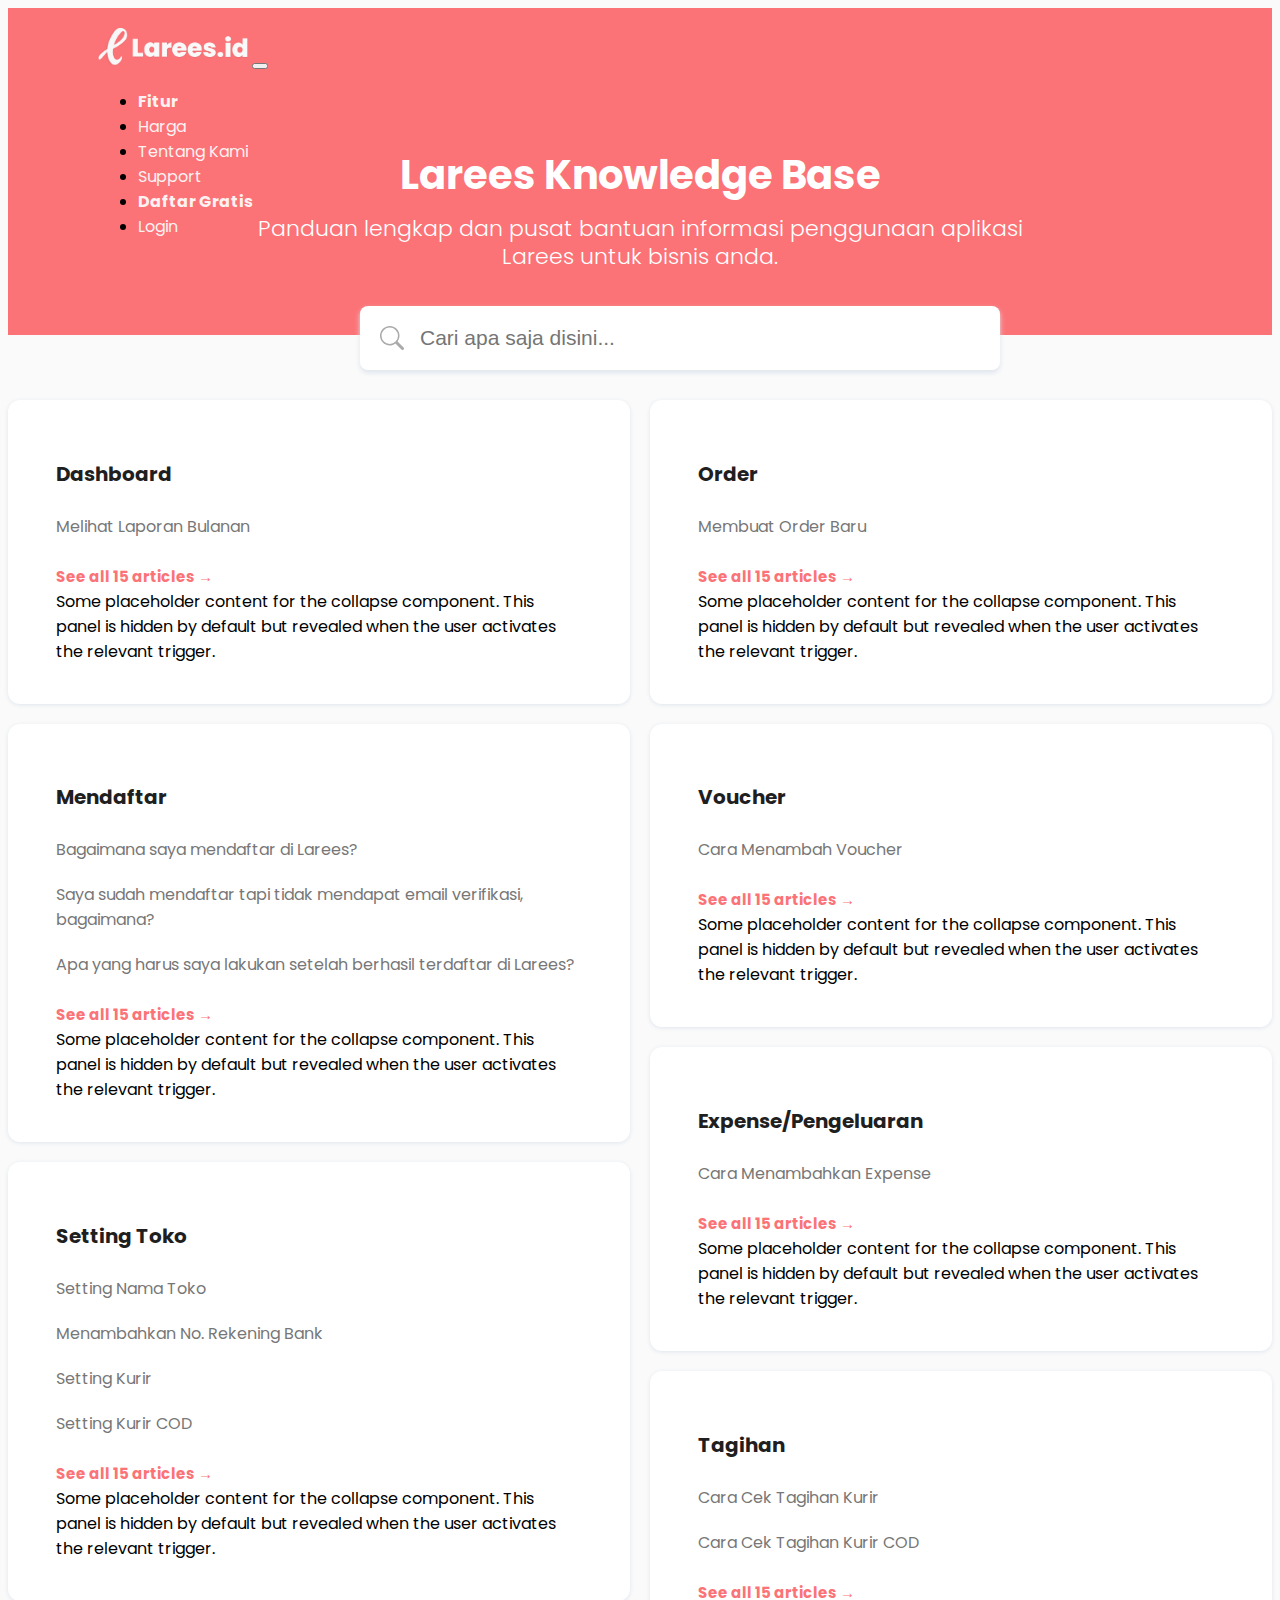
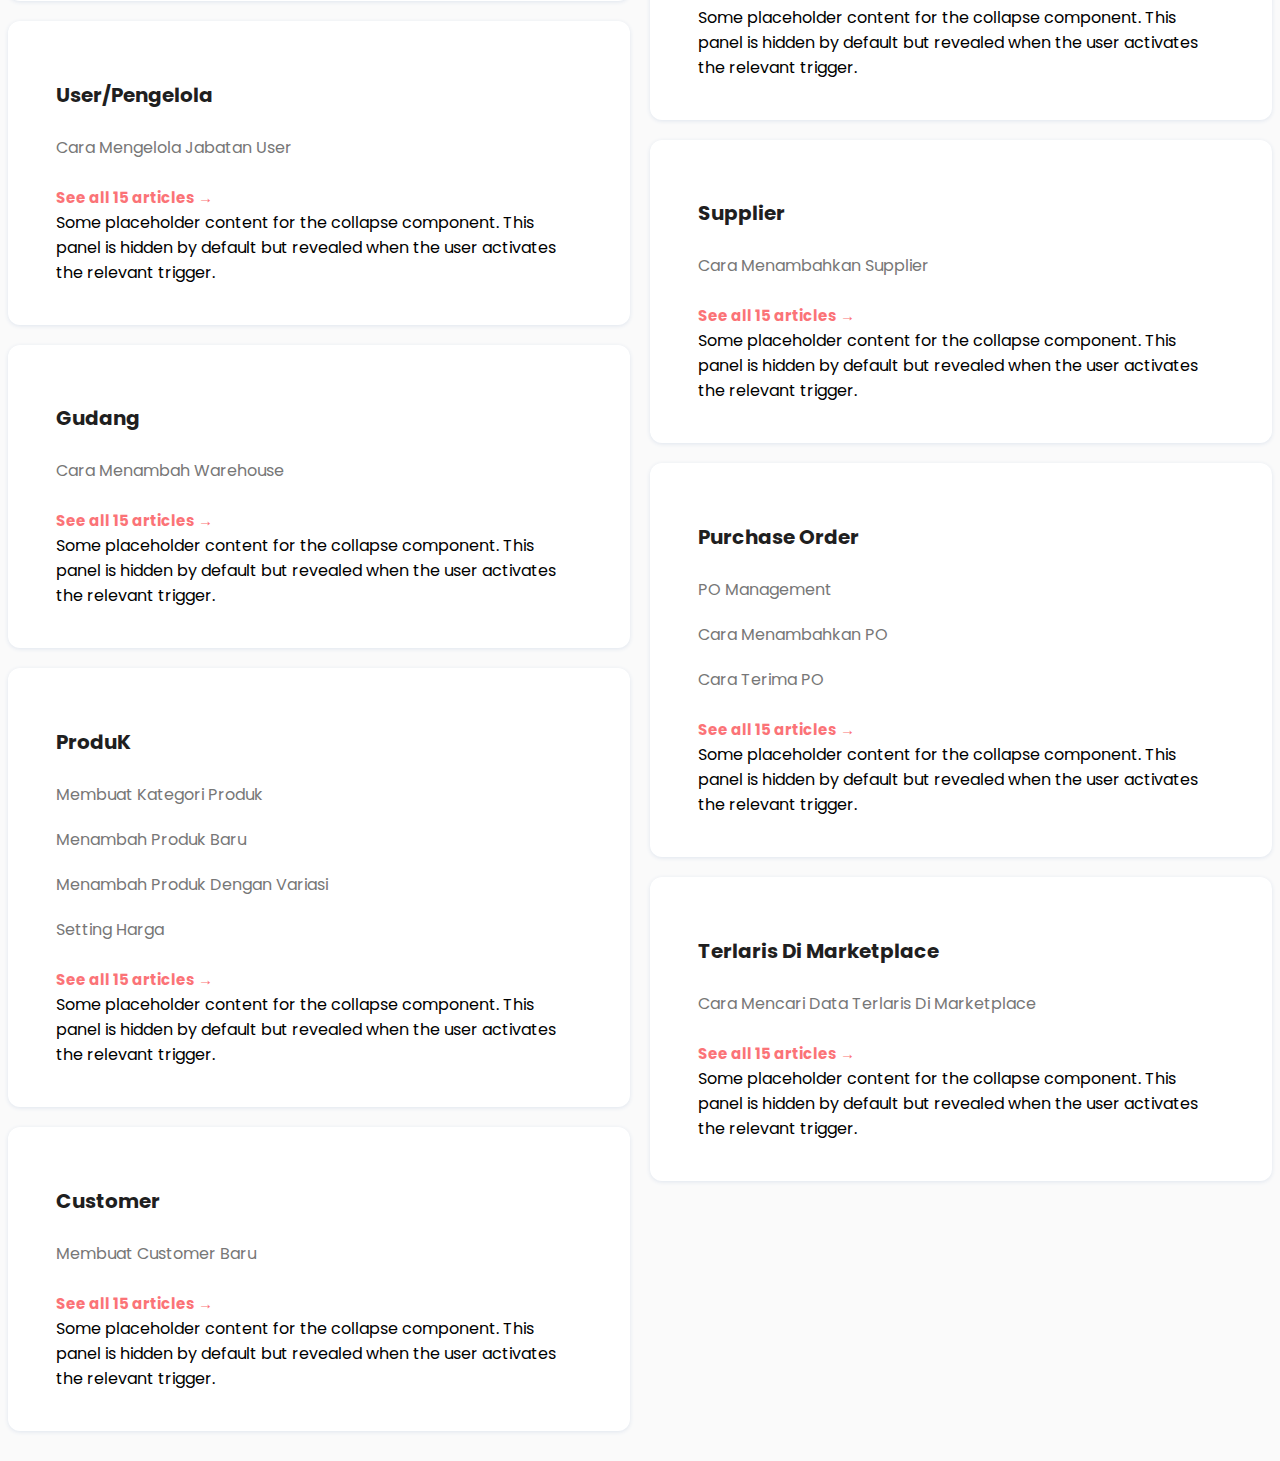
<file: index.html>
<!doctype html>
<html lang="en">

<head>
    <!-- Required meta tags -->
    <meta charset="utf-8">
    <meta name="viewport" content="width=device-width, initial-scale=1">

    <!-- Bootstrap CSS -->
    <link href="https://cdn.jsdelivr.net/npm/bootstrap@5.0.2/dist/css/bootstrap.min.css" rel="stylesheet"
        integrity="sha384-EVSTQN3/azprG1Anm3QDgpJLIm9Nao0Yz1ztcQTwFspd3yD65VohhpuuCOmLASjC" crossorigin="anonymous">
    <link rel="stylesheet" href="style.css">
    <link rel="icon" href="https://stg.larees.id/public/logo/favicon.png" type="image/x-icon">

    <!-- FONT POPPINS EMBET -->
    <!-- FONT POPPINS EMBET -->
    <link rel="preconnect" href="https://fonts.googleapis.com">
    <link rel="preconnect" href="https://fonts.gstatic.com" crossorigin>
    <link href="https://fonts.googleapis.com/css2?family=Poppins:wght@400;500;600;700;800&display=swap"
        rel="stylesheet">

    <title>Dokumentasi Larees</title>
</head>

<body>
    <section class="Lnavbar-section ">

        <nav class="navbar navbar-expand-lg navbar-light Lbg-light">
             <div class="container">
                  <a href="/">
                       <img width="150" alt="Larees.id" src="logowhite.png">
                  </a>
                  <button class="navbar-toggler" type="button" data-bs-toggle="collapse" data-bs-target="#navbarNavDropdown" aria-controls="navbarNavDropdown" aria-expanded="false" aria-label="Toggle navigation">
                       <span class="navbar-toggler-icon"></span>
                  </button>
                  <div class="collapse navbar-collapse" id="navbarNavDropdown">
                       <ul class="navbar-nav ms-auto">
                            <li class="nav-item">
                                 <a class="nav-link active" aria-current="page" href="#featureSection">Fitur</a>
                            </li>
                            <li class="nav-item">
                                 <a class="nav-link" href="#priceSection">Harga</a>
                            </li>
                            <li class="nav-item">
                                 <a class="nav-link" href="#">Tentang Kami</a>
                            </li>
                            <li class="nav-item">
                                 <a class="nav-link" href="#">Support</a>
                            </li>
                            <li class="nav-item">
                                 <a class="nav-link btn btn-Lprimary" href="https://larees.id/register">Daftar Gratis</a>
                            </li>
                            <li class="nav-item">
                                 <a class="nav-link" href="https://larees.id/login">Login</a>
                            </li>
      
                       </ul>
                  </div>
             </div>
        </nav>
      </section>
    <section class="site-title no-image">
        <div class="container">
            <div class="hero-content">
                <h1 class="site-name">Larees Knowledge Base</h1>
                <h2 class="site-description">Panduan lengkap dan pusat bantuan informasi penggunaan aplikasi Larees
                    untuk bisnis anda.</h2>
            </div>

            <div class="hero-search">
                <div class="search">
                    <form class="search-form" onsubmit="return false">
                        <svg xmlns="http://www.w3.org/2000/svg" width="24" height="24" fill="#aaa" class="bi bi-search"
                            viewBox="0 0 16 16">
                            <path
                                d="M11.742 10.344a6.5 6.5 0 1 0-1.397 1.398h-.001c.03.04.062.078.098.115l3.85 3.85a1 1 0 0 0 1.415-1.414l-3.85-3.85a1.007 1.007 0 0 0-.115-.1zM12 6.5a5.5 5.5 0 1 1-11 0 5.5 5.5 0 0 1 11 0z" />
                        </svg>
                        <input type="text" class="search-input" id="search-input" placeholder="Cari apa saja disini...">
                        <div class="search-results" id="search-result"></div>
                    </form>

                </div>
            </div>
        </div>
    </section>
    <main id="site-main" class="container">

        <div class="tag-list">

            <article class="tag-card">
                <div class="tag-card-inner">
                    <h3 class="tag-card-title"><a href="detail-doc.html">Dashboard</a></h3>

                    <div class="tag-card-content">
                        <ul>
                            <li><a href="index.html">Melihat Laporan Bulanan</a></li>

                        </ul>
                    </div>

                    <a class="tag-card-read-more" data-bs-toggle="collapse" href="#collapseExample1" role="button"
                        aria-expanded="false" aria-controls="collapseExample1">
                        See all 15 articles →
                    </a>
                    <div class="collapse mt-3" id="collapseExample1">
                        <div class="card card-body">
                            Some placeholder content for the collapse component. This panel is hidden by default but
                            revealed when the user activates the relevant trigger.
                        </div>
                    </div>
                </div>
            </article>
            
            <article class="tag-card">
                <div class="tag-card-inner">
                    <h3 class="tag-card-title"><a href="detail-doc.html">Mendaftar</a></h3>

                    <div class="tag-card-content">
                        <ul>

                            <li><a href="index.html">Bagaimana saya mendaftar di Larees?</a></li>
                            <li><a href="index.html">Saya sudah mendaftar tapi tidak mendapat email verifikasi,
                                    bagaimana?</a></li>
                            <li><a href="index.html">Apa yang harus saya lakukan setelah berhasil terdaftar di
                                    Larees?</a></li>

                        </ul>
                    </div>

                    <a class="tag-card-read-more" data-bs-toggle="collapse" href="#collapseExample2" role="button"
                        aria-expanded="false" aria-controls="collapseExample2">
                        See all 15 articles →
                    </a>
                    <div class="collapse mt-3" id="collapseExample2">
                        <div class="card card-body">
                            Some placeholder content for the collapse component. This panel is hidden by default but
                            revealed when the user activates the relevant trigger.
                        </div>
                    </div>
                </div>
            </article>

            <article class="tag-card">
                <div class="tag-card-inner">
                    <h3 class="tag-card-title"><a href="detail-doc.html">Setting Toko</a></h3>

                    <div class="tag-card-content">
                        <ul>
                            <li><a href="index.html"> Setting Nama Toko </a></li>
                            <li><a href="index.html"> Menambahkan No. Rekening Bank </a></li>
                            <li><a href="index.html"> Setting Kurir </a></li>
                            <li><a href="index.html"> Setting Kurir COD </a></li>

                        </ul>
                    </div>

                    <a class="tag-card-read-more" data-bs-toggle="collapse" href="#collapseExample3" role="button"
                        aria-expanded="false" aria-controls="collapseExample3">
                        See all 15 articles →
                    </a>
                    <div class="collapse mt-3" id="collapseExample3">
                        <div class="card card-body">
                            Some placeholder content for the collapse component. This panel is hidden by default but
                            revealed when the user activates the relevant trigger.
                        </div>
                    </div>
                </div>
            </article>

            <article class="tag-card">
                <div class="tag-card-inner">
                    <h3 class="tag-card-title"><a href="detail-doc.html">User/Pengelola
                        </a></h3>

                    <div class="tag-card-content">
                        <ul>
                            <li><a href="index.html"> Cara Mengelola Jabatan User </a></li>
                            <!-- <li><a href="index.html">Penting Mengatur Informasi Toko</a></li>
                            <li><a href="index.html">Penting Mengatur Informasi Toko Online</a></li>
                            <li><a href="index.html">Mengaktifkan Kurir </a></li>
                            <li><a href="index.html">Mengaktifkan Kurir COD</a></li>
                            <li><a href="index.html">Mengatur Bank</a></li> -->
                        </ul>
                    </div>

                    <a class="tag-card-read-more" data-bs-toggle="collapse" href="#collapseExample4" role="button"
                        aria-expanded="false" aria-controls="collapseExample4">
                        See all 15 articles →
                    </a>
                    <div class="collapse mt-3" id="collapseExample4">
                        <div class="card card-body">
                            Some placeholder content for the collapse component. This panel is hidden by default but
                            revealed when the user activates the relevant trigger.
                        </div>
                    </div>
                </div>
            </article>

            <article class="tag-card">
                <div class="tag-card-inner">
                    <h3 class="tag-card-title"><a href="detail-doc.html">Gudang</a></h3>

                    <div class="tag-card-content">
                        <ul>
                            <li><a href="index.html">Cara Menambah Warehouse</a></li>

                        </ul>
                    </div>

                    <a class="tag-card-read-more" data-bs-toggle="collapse" href="#collapseExample5" role="button"
                        aria-expanded="false" aria-controls="collapseExample5">
                        See all 15 articles →
                    </a>
                    <div class="collapse mt-3" id="collapseExample5">
                        <div class="card card-body">
                            Some placeholder content for the collapse component. This panel is hidden by default but
                            revealed when the user activates the relevant trigger.
                        </div>
                    </div>
                </div>
            </article>

            <article class="tag-card">
                <div class="tag-card-inner">
                    <h3 class="tag-card-title"><a href="detail-doc.html">ProduK</a></h3>

                    <div class="tag-card-content">
                        <ul>

                            <li><a href="index.html">Membuat Kategori Produk</a></li>
                            <li><a href="index.html">Menambah Produk Baru</a></li>
                            <li><a href="index.html">Menambah Produk Dengan Variasi</a></li>
                            <li><a href="index.html">Setting Harga</a></li>
                        </ul>
                    </div>

                    <a class="tag-card-read-more" data-bs-toggle="collapse" href="#collapseExample6" role="button"
                        aria-expanded="false" aria-controls="collapseExample6">
                        See all 15 articles →
                    </a>
                    <div class="collapse mt-3" id="collapseExample6">
                        <div class="card card-body">
                            Some placeholder content for the collapse component. This panel is hidden by default but
                            revealed when the user activates the relevant trigger.
                        </div>
                    </div>
                </div>
            </article>

            <article class="tag-card">
                <div class="tag-card-inner">
                    <h3 class="tag-card-title"><a href="detail-doc.html">Customer</a></h3>

                    <div class="tag-card-content">
                        <ul>

                            <li><a href="index.html">Membuat Customer Baru</a></li>
                        </ul>
                    </div>

                    <a class="tag-card-read-more" data-bs-toggle="collapse" href="#collapseExample7" role="button"
                        aria-expanded="false" aria-controls="collapseExample7">
                        See all 15 articles →
                    </a>
                    <div class="collapse mt-3" id="collapseExample7">
                        <div class="card card-body">
                            Some placeholder content for the collapse component. This panel is hidden by default but
                            revealed when the user activates the relevant trigger.
                        </div>
                    </div>
                </div>
            </article>

            <article class="tag-card">
                <div class="tag-card-inner">
                    <h3 class="tag-card-title"><a href="detail-doc.html">Order</a></h3>

                    <div class="tag-card-content">
                        <ul>
                            <li><a href="index.html">Membuat Order Baru</a></li>
                        </ul>
                    </div>

                    <a class="tag-card-read-more" data-bs-toggle="collapse" href="#collapseExample8" role="button"
                        aria-expanded="false" aria-controls="collapseExample8">
                        See all 15 articles →
                    </a>
                    <div class="collapse mt-3" id="collapseExample8">
                        <div class="card card-body">
                            Some placeholder content for the collapse component. This panel is hidden by default but
                            revealed when the user activates the relevant trigger.
                        </div>
                    </div>
                </div>
            </article>

            <article class="tag-card">
                <div class="tag-card-inner">
                    <h3 class="tag-card-title"><a href="detail-doc.html">Voucher</a></h3>

                    <div class="tag-card-content">
                        <ul>
                            <li><a href="index.html">Cara Menambah Voucher</a></li>
                        </ul>
                    </div>

                    <a class="tag-card-read-more" data-bs-toggle="collapse" href="#collapseExample9" role="button"
                        aria-expanded="false" aria-controls="collapseExample9">
                        See all 15 articles →
                    </a>
                    <div class="collapse mt-3" id="collapseExample9">
                        <div class="card card-body">
                            Some placeholder content for the collapse component. This panel is hidden by default but
                            revealed when the user activates the relevant trigger.
                        </div>
                    </div>
                </div>
            </article>

            <article class="tag-card">
                <div class="tag-card-inner">
                    <h3 class="tag-card-title"><a href="detail-doc.html">Expense/Pengeluaran</a></h3>

                    <div class="tag-card-content">
                        <ul>
                            <li><a href="index.html">Cara Menambahkan Expense</a></li>
                        </ul>
                    </div>

                    <a class="tag-card-read-more" data-bs-toggle="collapse" href="#collapseExample10" role="button"
                        aria-expanded="false" aria-controls="collapseExample10">
                        See all 15 articles →
                    </a>
                    <div class="collapse mt-3" id="collapseExample10">
                        <div class="card card-body">
                            Some placeholder content for the collapse component. This panel is hidden by default but
                            revealed when the user activates the relevant trigger.
                        </div>
                    </div>
                </div>
            </article>

            <article class="tag-card">
                <div class="tag-card-inner">
                    <h3 class="tag-card-title"><a href="detail-doc.html">Tagihan</a></h3>

                    <div class="tag-card-content">
                        <ul>
                            <li><a href="index.html">Cara Cek Tagihan Kurir</a></li>
                            <li><a href="index.html">Cara Cek Tagihan Kurir COD</a></li>
                        </ul>
                    </div>

                    <a class="tag-card-read-more" data-bs-toggle="collapse" href="#collapseExample11" role="button"
                        aria-expanded="false" aria-controls="collapseExample11">
                        See all 15 articles →
                    </a>
                    <div class="collapse mt-3" id="collapseExample11">
                        <div class="card card-body">
                            Some placeholder content for the collapse component. This panel is hidden by default but
                            revealed when the user activates the relevant trigger.
                        </div>
                    </div>
                </div>
            </article>

            <article class="tag-card">
                <div class="tag-card-inner">
                    <h3 class="tag-card-title"><a href="detail-doc.html">Supplier</a></h3>

                    <div class="tag-card-content">
                        <ul>
                            <li><a href="index.html">Cara Menambahkan Supplier</a></li>
                        </ul>
                    </div>

                    <a class="tag-card-read-more" data-bs-toggle="collapse" href="#collapseExample12" role="button"
                        aria-expanded="false" aria-controls="collapseExample12">
                        See all 15 articles →
                    </a>
                    <div class="collapse mt-3" id="collapseExample12">
                        <div class="card card-body">
                            Some placeholder content for the collapse component. This panel is hidden by default but
                            revealed when the user activates the relevant trigger.
                        </div>
                    </div>
                </div>
            </article>

            <article class="tag-card">
                <div class="tag-card-inner">
                    <h3 class="tag-card-title"><a href="detail-doc.html">Purchase Order</a></h3>

                    <div class="tag-card-content">
                        <ul>
                            <li><a href="index.html">PO Management</a></li>
                            <li><a href="index.html">Cara Menambahkan PO</a></li>
                            <li><a href="index.html">Cara Terima PO</a></li>
                        </ul>
                    </div>

                    <a class="tag-card-read-more" data-bs-toggle="collapse" href="#collapseExample13" role="button"
                        aria-expanded="false" aria-controls="collapseExample13">
                        See all 15 articles →
                    </a>
                    <div class="collapse mt-3" id="collapseExample13">
                        <div class="card card-body">
                            Some placeholder content for the collapse component. This panel is hidden by default but
                            revealed when the user activates the relevant trigger.
                        </div>
                    </div>
                </div>
            </article>

            <article class="tag-card">
                <div class="tag-card-inner">
                    <h3 class="tag-card-title"><a href="detail-doc.html">Terlaris Di Marketplace</a></h3>

                    <div class="tag-card-content">
                        <ul>
                            <li><a href="index.html">Cara Mencari Data Terlaris Di Marketplace</a></li>
                        </ul>
                    </div>

                    <a class="tag-card-read-more" data-bs-toggle="collapse" href="#collapseExample14" role="button"
                        aria-expanded="false" aria-controls="collapseExample14">
                        See all 15 articles →
                    </a>
                    <div class="collapse mt-3" id="collapseExample14">
                        <div class="card card-body">
                            Some placeholder content for the collapse component. This panel is hidden by default but
                            revealed when the user activates the relevant trigger.
                        </div>
                    </div>
                </div>
            </article>



        </div>
    </main>

    <script src="https://cdn.jsdelivr.net/npm/bootstrap@5.0.2/dist/js/bootstrap.bundle.min.js"
        integrity="sha384-MrcW6ZMFYlzcLA8Nl+NtUVF0sA7MsXsP1UyJoMp4YLEuNSfAP+JcXn/tWtIaxVXM"
        crossorigin="anonymous"></script>

</body>

</html>
</file>
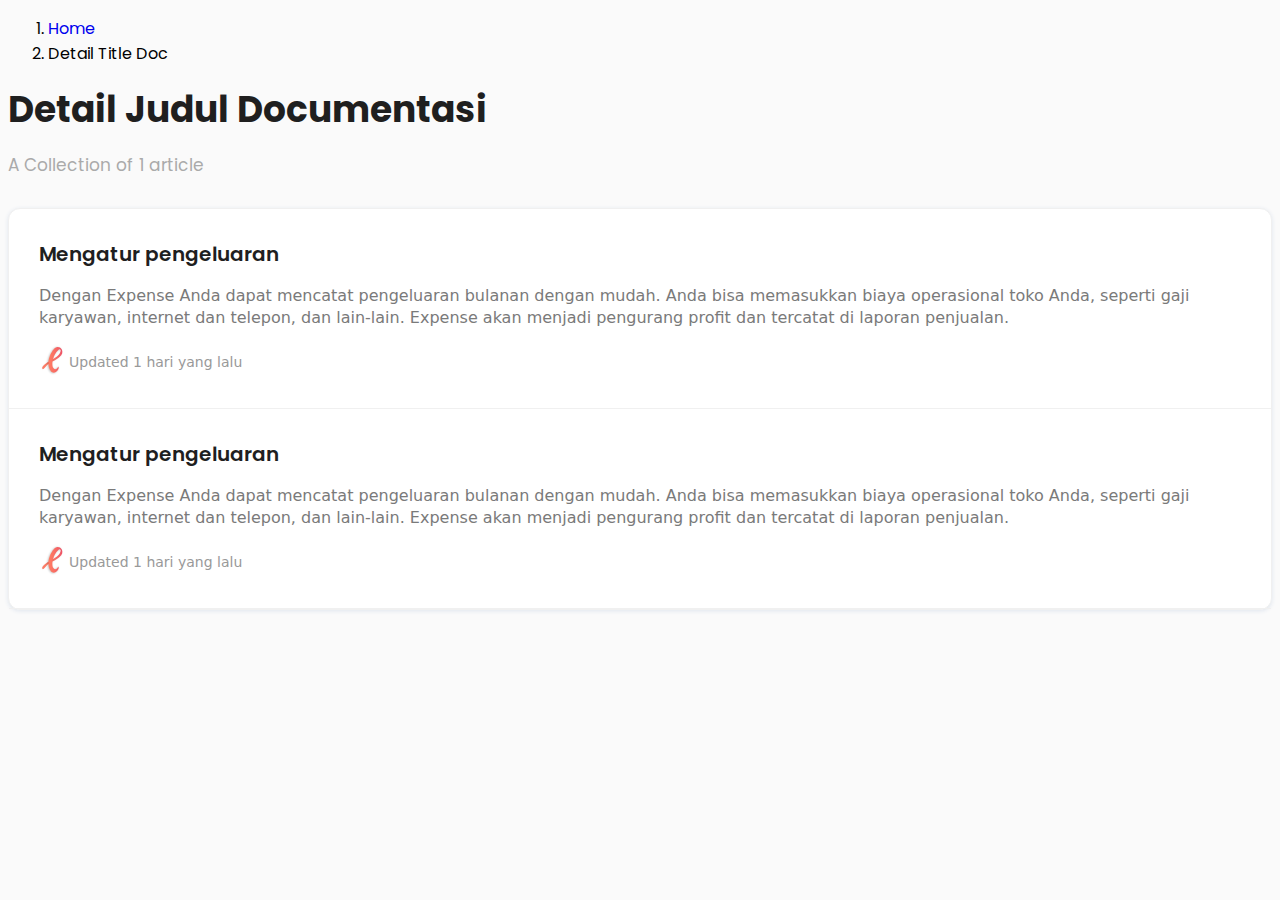
<file: detail-doc.html>
<!doctype html>
<html lang="en">

<head>

    <meta charset="utf-8">
    <meta name="viewport" content="width=device-width, initial-scale=1">


    <link rel="icon" href="https://stg.larees.id/public/logo/favicon.png" type="image/x-icon">
    <link href="https://cdn.jsdelivr.net/npm/bootstrap@5.0.2/dist/css/bootstrap.min.css" rel="stylesheet"
        integrity="sha384-EVSTQN3/azprG1Anm3QDgpJLIm9Nao0Yz1ztcQTwFspd3yD65VohhpuuCOmLASjC" crossorigin="anonymous">
    <link rel="stylesheet" href="style.css">
    <!-- FONT POPPINS EMBET -->
    <link rel="preconnect" href="https://fonts.googleapis.com">
    <link rel="preconnect" href="https://fonts.gstatic.com" crossorigin>
    <link href="https://fonts.googleapis.com/css2?family=Poppins:wght@400;500;600;700;800&display=swap"
        rel="stylesheet">

    <title>Dokumentasi Larees</title>
</head>

<body>


    <main class="mt-5 detail-doc">
        <div class="container">
            <nav aria-label="breadcrumb">
                <ol class="breadcrumb">
                    <li class="breadcrumb-item"><a href="#">Home</a></li>
                    <li class="breadcrumb-item active" aria-current="page">Detail Title Doc</li>
                </ol>
            </nav>
            <div class="header-doc-title">
                <h1>Detail Judul Documentasi</h1>
                <h2>A Collection of 1 article</h2>

            </div>


            <div class="list-content-doc">
                <article class="post-card post-access-public">
                    <a href="index.html" class="post-card-link">
                        <header class="post-card-header">
                            <h3 class="post-card-title">Mengatur pengeluaran</h3>
                        </header>

                        <div class="post-card-content">
                            <p>Dengan Expense Anda dapat mencatat pengeluaran bulanan dengan mudah. Anda bisa memasukkan
                                biaya operasional toko Anda, seperti gaji karyawan, internet dan telepon, dan lain-lain.
                                Expense akan menjadi pengurang profit dan tercatat di laporan penjualan.</p>
                        </div>

                        <footer class="post-card-footer post-meta">
                            <ul class="author-list">
                                <li class="author-list-item ">
                                    <div class="static-avatar">
                                        <img class="author-profile-image" src="favicon.png" alt="Larees">
                                    </div>
                                </li>
                            </ul>
                            <span class="reading-time">Updated <time class="post-full-meta-date" datetime="2023-01-02">1
                                    hari yang lalu</time></span>
                        </footer>
                    </a>
                </article>
                <article class="post-card post-access-public">
                    <a href="index.html" class="post-card-link">
                        <header class="post-card-header">
                            <h3 class="post-card-title">Mengatur pengeluaran</h3>
                        </header>

                        <div class="post-card-content">
                            <p>Dengan Expense Anda dapat mencatat pengeluaran bulanan dengan mudah. Anda bisa memasukkan
                                biaya operasional toko Anda, seperti gaji karyawan, internet dan telepon, dan lain-lain.
                                Expense akan menjadi pengurang profit dan tercatat di laporan penjualan.</p>
                        </div>

                        <footer class="post-card-footer post-meta">
                            <ul class="author-list">
                                <li class="author-list-item ">
                                    <div class="static-avatar">
                                        <img class="author-profile-image" src="favicon.png" alt="Larees">
                                    </div>
                                </li>
                            </ul>
                            <span class="reading-time">Updated <time class="post-full-meta-date" datetime="2023-01-02">1
                                    hari yang lalu</time></span>
                        </footer>
                    </a>
                </article>
            </div>
        </div>
    </main>


    <script src="https://cdn.jsdelivr.net/npm/bootstrap@5.0.2/dist/js/bootstrap.bundle.min.js"
        integrity="sha384-MrcW6ZMFYlzcLA8Nl+NtUVF0sA7MsXsP1UyJoMp4YLEuNSfAP+JcXn/tWtIaxVXM"
        crossorigin="anonymous"></script>


</body>

</html>
</file>
<file: style.css>
body {
  background-color: #fafafa;
  font-family: "Poppins", sans-serif;
}

a {
  text-decoration: none;
}
a:hover {
  text-decoration: underline;
}

.site-title {
  background-color: #FB7377;
  color: white;
}
.site-title .hero-content {
  text-align: center;
  color: #fff;
  z-index: 1;
  position: relative;
  margin: 0 auto;
  padding: 110px 0 0 0;
  margin-bottom: 20px;
}
.site-title .site-name {
  font-size: 40px;
  margin-bottom: 0;
  font-weight: 700;
  -webkit-animation-delay: 250ms;
  animation-delay: 250ms;
}
.site-title .site-description {
  margin: 10px auto 0 auto;
  max-width: 768px;
  font-size: 22px;
  font-weight: 300;
  line-height: 28px;
  -webkit-animation-delay: 350ms;
  animation-delay: 350ms;
}
.site-title .hero-search {
  z-index: 1;
  position: relative;
  margin-top: -20px;
  top: 35px;
  margin-bottom: 30px;
}
.site-title .hero-search .search {
  flex: 1 0 auto;
  max-width: 560px;
  width: 100%;
  margin: 0 auto;
  position: relative;
}
.site-title .hero-search .search-form {
  position: relative;
}
.site-title .hero-search svg {
  position: absolute;
  top: 50%;
  left: 20px;
  transition: color 0.3s ease;
  transform: translateY(-50%);
}
.site-title .hero-search .search-input {
  font-size: 21px;
  font-weight: 400;
  display: block;
  width: 100%;
  padding: 20px 20px 20px 60px;
  color: #333;
  border: none;
  outline: 0;
  flex: 0 0 100%;
  background: #fff;
  box-shadow: 0 3px 5px 0 #dfe5ee;
  border-radius: 8px;
}
.site-title .hero-search .search-result {
  position: absolute;
  max-width: 560px;
  width: 100%;
  top: 75px;
  background: #fff;
  box-shadow: 0 2px 24px 5px #dfe5ee;
  border-radius: 6px;
  display: none;
}

#site-main {
  margin-top: 65px;
  margin-bottom: 30px;
  flex-grow: 1;
}
#site-main .tag-list {
  -moz-column-count: 2;
  column-count: 2;
  -moz-column-gap: 20px;
  column-gap: 20px;
}
#site-main .tag-list .tag-card {
  -moz-column-break-inside: avoid;
  break-inside: avoid;
  margin-bottom: 2px;
  height: calc(100% - 2px);
}
#site-main .tag-list .tag-card ul {
  list-style: none;
  margin: 0 0 25px 0;
  padding: 0;
}
#site-main .tag-list .tag-card ul li {
  margin-bottom: 20px;
}
#site-main .tag-list .tag-card ul li a {
  font-size: 16px;
  color: #777;
  position: relative;
}
#site-main .tag-list .tag-card .tag-card-inner {
  box-shadow: 0 1px 4px 0 #dfe5ee;
  background-color: #fff;
  padding: 40px 48px;
  margin: 0 0 20px 0;
  border-radius: 12px;
}
#site-main .tag-list .tag-card .tag-card-inner .tag-card-title {
  margin-bottom: 25px;
}
#site-main .tag-list .tag-card .tag-card-inner .tag-card-title a {
  font-size: 20px;
  color: #1f1f1f;
}
#site-main .tag-list .tag-card .tag-card-read-more {
  color: #FB7377;
  font-size: 15px;
  font-weight: 700;
}

main.detail-doc .header-doc-title {
  margin-bottom: 30px;
}
main.detail-doc .header-doc-title h1 {
  font-size: 36px;
  color: #1f1f1f;
  margin: 0 0 15px 0;
}
main.detail-doc .header-doc-title h2 {
  font-size: 17px;
  color: #aaa;
  font-weight: 400;
  margin: 0;
}
main.detail-doc .list-content-doc {
  background-color: #fff;
  border: 1px solid #f0f0f0;
  border-radius: 12px;
  box-shadow: 0 1px 4px 0 #dfe5ee;
}
main.detail-doc .list-content-doc .post-card {
  border-bottom: 0px;
  border-bottom: 1px solid #f0f0f0;
}
main.detail-doc .list-content-doc .post-card a.post-card-link {
  display: block;
  padding: 30px;
  border-radius: 0px 0px 12px 12px;
  text-decoration: none;
}
main.detail-doc .list-content-doc .post-card a.post-card-link:hover {
  box-shadow: 0 2px 24px 5px #dfe5ee;
}
main.detail-doc .post-card-title {
  font-size: 20px;
  font-weight: 600;
  margin: 0 0 10px 0;
  color: #1f1f1f;
}
main.detail-doc .post-card-content p {
  color: #7a7a7a;
  font-size: 16px;
  line-height: 22px;
  font-family: system-ui, -apple-system, "Helvetica Neue", Helvetica, Arial, sans-serif;
}
main.detail-doc .post-meta {
  display: flex;
  justify-content: flex-start;
  align-items: center;
  font-size: 14px;
  color: #999;
  font-family: system-ui, -apple-system, "Helvetica Neue", Helvetica, Arial, sans-serif;
}
main.detail-doc .post-meta .author-list {
  margin-right: 12px;
  display: flex;
  flex-wrap: wrap-reverse;
  margin: 0;
  padding: 0;
  list-style: none;
}
main.detail-doc .post-meta .reading-time {
  font-size: 14px;
  color: #999;
}

@media only screen and (max-width: 420px) {
  .tag-list {
    -moz-column-count: 1 !important;
         column-count: 1 !important;
  }
  .site-title .site-description {
    font-size: 17px;
  }
  main.detail-doc .header-doc-title {
    text-align: center;
    margin-bottom: 20px;
  }
  main.detail-doc .header-doc-title h1 {
    font-size: 30px;
  }
  main.detail-doc .breadcrumb {
    display: block;
    width: 100%;
    text-align: center;
    margin-bottom: 15px;
    line-height: 25px;
  }
  main.detail-doc .breadcrumb .breadcrumb-item {
    display: inline-block;
    font-size: 14px;
    color: #999;
  }
}
.Lnavbar-section {
  max-width: 1085px;
  width: 100%;
  margin: 0 auto;
  /* position: absolute; */
  position: relative;
}
.Lnavbar-section .navbar {
  padding-top: 20px;
  position: absolute;
  z-index: 99;
  width: 100%;
}

.Lnavbar-section .nav-item {
  margin-right: 22px;
}

.Lnavbar-section .nav-item .nav-link {
  font-size: 16px;
  color: #fff;
  opacity: 0.9;
  display: inline-block;
}

.Lnavbar-section .nav-item .nav-link.active {
  font-weight: bold;
  color: white;
}

.Lnavbar-section .btn-Lprimary {
  background-color: #FB7377;
  color: white !important;
  font-size: 20;
  font-weight: bold;
  border-radius: 11px !important;
  width: 130px;
}

@media screen and (max-width: 992px) {
  .navbar-nav {
    border-radius: 10px;
    box-shadow: rgba(99, 99, 99, 0.2) 0px 2px 8px 0px;
    margin-top: 20px;
    width: 100%;
    padding: 20px;
    background-color: white;
  }
  .navbar-nav .nav-link {
    color: #FB7377 !important;
  }
  .navbar-nav .nav-link:hover {
    text-decoration: underline;
  }
  .navbar-nav .nav-link.btn-Lprimary {
    color: white !important;
  }
}/*# sourceMappingURL=style.css.map */
</file>
